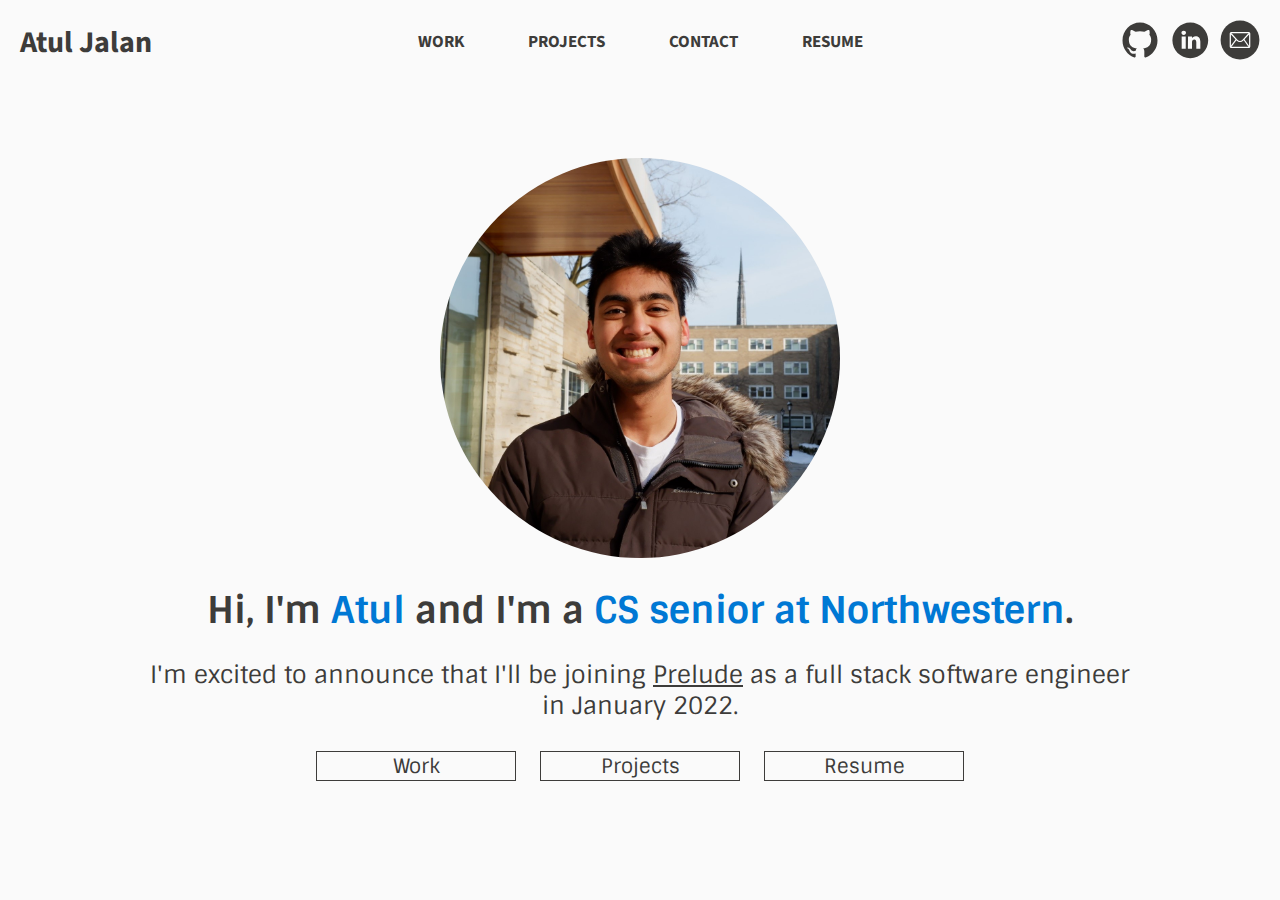
<file: index.html>
<!DOCTYPE HTML>
<html>

    <head>

        <title>Atul Jalan</title> 

        <meta name="viewport" content="width=device-width, initial-scale=1.0">

        <link rel='stylesheet' href='global.css'>
        <link rel='stylesheet' href='./index/index.css'>
        <script type='text/javascript' src='./main.js'></script>

    </head>

    <body onresize="resize()">

        <div class='nav_bar'>

            <div class='nav_bar_element nav_bar_left'>
                <h2><a href='#'>Atul Jalan</a></h2>
            </div>

            <a id='hamburger_icon' href="javascript:void(0);" onclick="show_nav_bar()">
                <img src='./assets/hamburger_icon.svg'></img>
            </a>

            <div id='page_links_mobile' class='page_links_mobile'>
                <h4><a href='./work/work.html'>WORK</a></h4>
                <h4><a href='./projects/projects.html'>PROJECTS</a></h4>
                <h4><a href='./contact/contact.html'>CONTACT</a></h4>
                <h4><a href='./assets/resume.pdf' target='_blank' onclick="show_nav_bar()">RESUME</a></h4>
            </div>

            <div class='nav_bar_element nav_bar_center'>
                <div class='page_links'>
                    <a class='underline_animation' href='./work/work.html'><h4>WORK</h4></a>
                    <a class='underline_animation' href='./projects/projects.html'><h4>PROJECTS</h4></a>
                    <a class='underline_animation' href='./contact/contact.html'><h4>CONTACT</h4></a>
                    <a class='underline_animation' href='./assets/resume.pdf' target='_blank' ><h4>RESUME</h4></a>
                </div>
            </div>

            <div class='nav_bar_element nav_bar_right'>
                <a href='https://github.com/atul-jalan' target='_blank' ><img src='./assets/github_icon.svg'></img></a>
                <a href='https://linkedin.com/in/atul-jalan' target='_blank' ><img src='./assets/linkedin_icon.svg'></img></a>
                <a href='mailto:atuljalan17@gmail.com'><img src='./assets/email_icon.svg'></img></a>
            </div>

        </div>

        <div class='content'>
            <div class='main_content'>
                <img src='./assets/professional.jpg' class='personal_image'>
                <h1>Hi, I'm <span class='accent'>Atul </span> and I'm a <span class='accent'>CS senior at Northwestern</span>.</h1>
                <h2 id='status'>I'm excited to announce that I'll be joining <a class='highlight' href='https://www.prelude.co/' target='_blank' >Prelude</a> as a full stack software engineer in January 2022.</h2> <!-- this text will be replaced in the javascript -->
                <div class='main_content_links'>
                    <button onclick='location.href="./work/work.html"' >Work</button>
                    <button onclick='location.href="./projects/projects.html"' >Projects</button>
                    <button onclick='window.open("./assets/resume.pdf","_blank")' >Resume</button>
                    <button id='contact_button' onclick='location.href="./contact/contact.html"' >Contact</button>
                </div>
            </div>
        </div>

    </body>

</html>
</file>
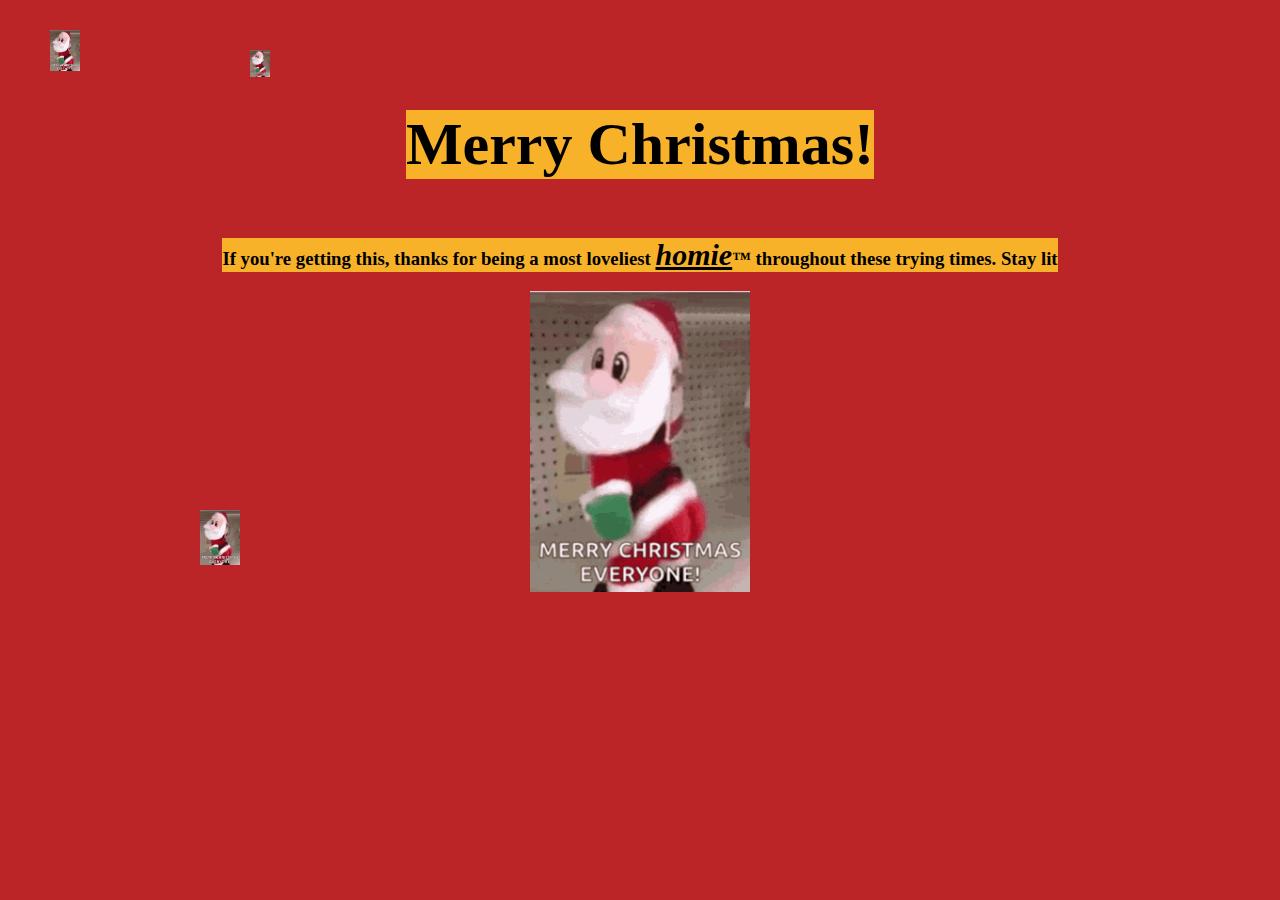
<file: specialsurprise/index.html>
<!DOCTYPE HTML>
<html>

    <head>

        <title>Stay lit!</title> 

        <meta name="viewport" content="width=device-width, initial-scale=1.0">
        <link rel='stylesheet' href='./specialsurprise.css'>

    </head>

    <body onresize="resize()">
      <div class="page_content">
        <h1>Merry Christmas!</h1>
        <h3>If you're getting this, thanks for being a most loveliest <a>homie</a>&#8482; throughout these trying times. Stay lit</h3>
        <img src="../assets/santa.gif" class="main_img" />
      </div>
    </body>

    <img src="../assets/santa.gif" class="abs_one" />
    <img src="../assets/santa.gif" class="abs_two" />
    <img src="../assets/santa.gif" class="abs_three" />

</html>
</file>
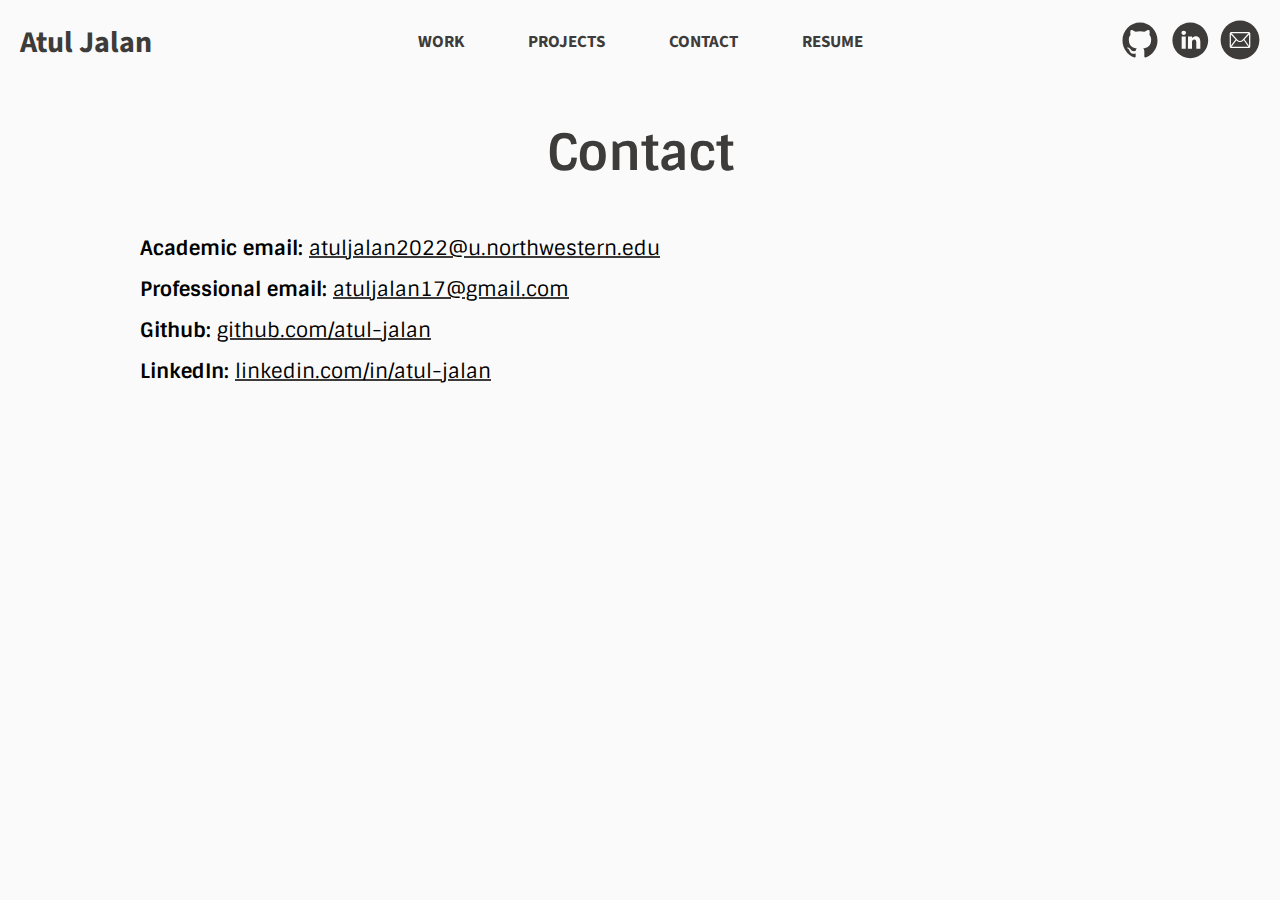
<file: contact/contact.html>
<!DOCTYPE HTML>
<html>

    <head>

        <title>Atul Jalan</title> 

        <meta name="viewport" content="width=device-width, initial-scale=1.0">

        <link rel='stylesheet' href='../global.css'>
        <link rel='stylesheet' href='./contact.css'>
        <script type='text/javascript' src='../main.js'></script>

    </head>

    <body onresize="resize()">

        <div class='nav_bar'>

            <div class='nav_bar_element nav_bar_left'>
                <h2><a href='../index.html'>Atul Jalan</a></h2>
            </div>

            <a id='hamburger_icon' href="javascript:void(0);" onclick="show_nav_bar()">
                <img src='../assets/hamburger_icon.svg'></img>
            </a>

            <div id='page_links_mobile' class='page_links_mobile'>
                <h4><a href='../work/work.html'>WORK</a></h4>
                <h4><a href='../projects/projects.html'>PROJECTS</a></h4>
                <h4><a href='#' onclick="show_nav_bar()">CONTACT</a></h4>
                <h4><a href='../assets/resume.pdf' target='_blank' onclick="show_nav_bar()">RESUME</a></h4>
            </div>

            <div class='nav_bar_element nav_bar_center'>
                <div class='page_links'>
                    <a class='underline_animation' href='../work/work.html'><h4>WORK</h4></a>
                    <a class='underline_animation' href='../projects/projects.html'><h4>PROJECTS</h4></a>
                    <a class='underline_animation' href='#'><h4>CONTACT</h4></a>
                    <a class='underline_animation' href='../assets/resume.pdf' target='_blank' ><h4>RESUME</h4></a>
                </div>
            </div>

            <div class='nav_bar_element nav_bar_right'>
                <a href='https://github.com/atul-jalan' target='_blank' ><img src='../assets/github_icon.svg'></img></a>
                <a href='https://linkedin.com/in/atul-jalan' target='_blank' ><img src='../assets/linkedin_icon.svg'></img></a>
                <a href='mailto:atuljalan17@gmail.com'><img src='../assets/email_icon.svg'></img></a>
            </div>

        </div>

        <div class='page_content'>

            <div class='page_title'>
                <h1>Contact</h1>
            </div>

            <div class='contact_info'>
                <h1>Academic email: <a href='mailto:atuljalan2022@u.northwestern.edu' class='highlight'>atuljalan2022@u.northwestern.edu</a></h1>
                <h1>Professional email: <a href='mailto:atuljalan17@gmail.com' class='highlight'>atuljalan17@gmail.com</a></h1>
                <h1>Github: <a href='https://github.com/atul-jalan' class='highlight'>github.com/atul-jalan</a></h1>
                <h1>LinkedIn: <a href='https://linkedin.com/in/atul-jalan' class='highlight'>linkedin.com/in/atul-jalan</a></h1>
            </div>

        </div>

    </body>

</html>
</file>
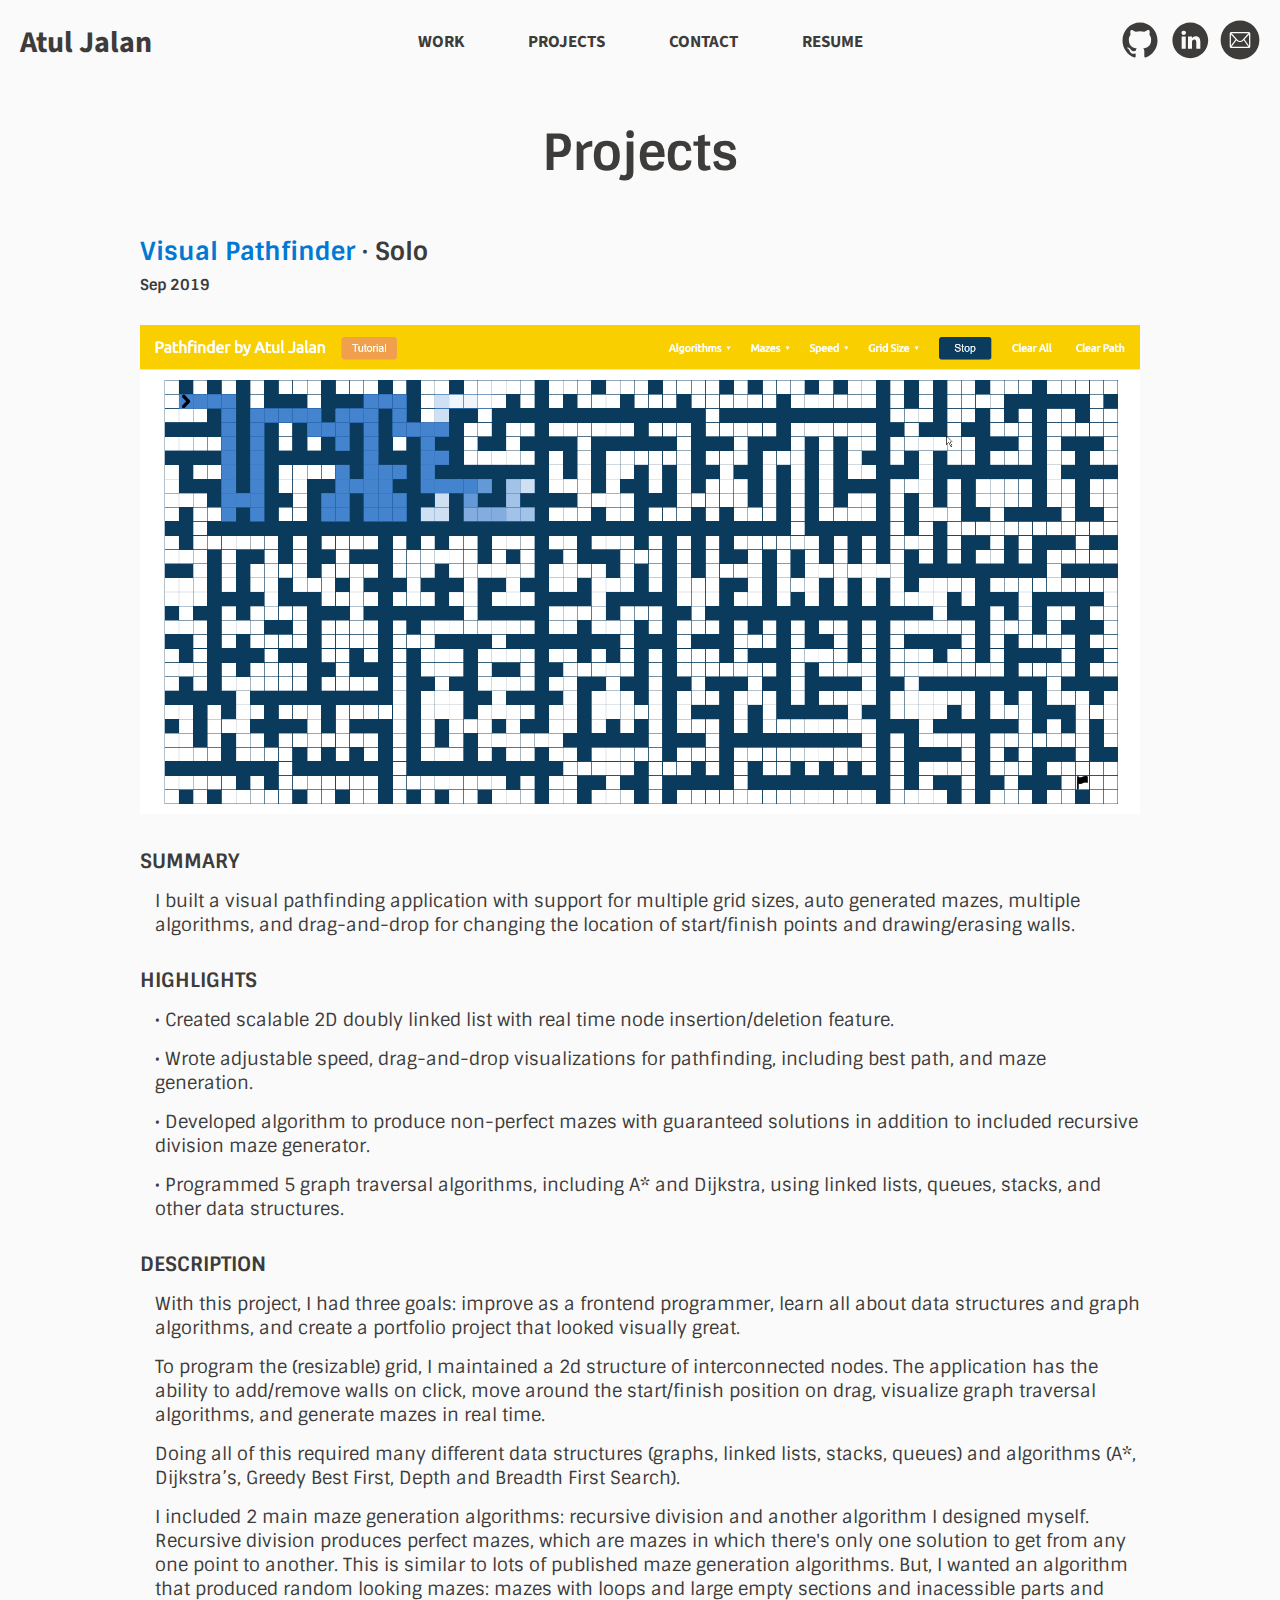
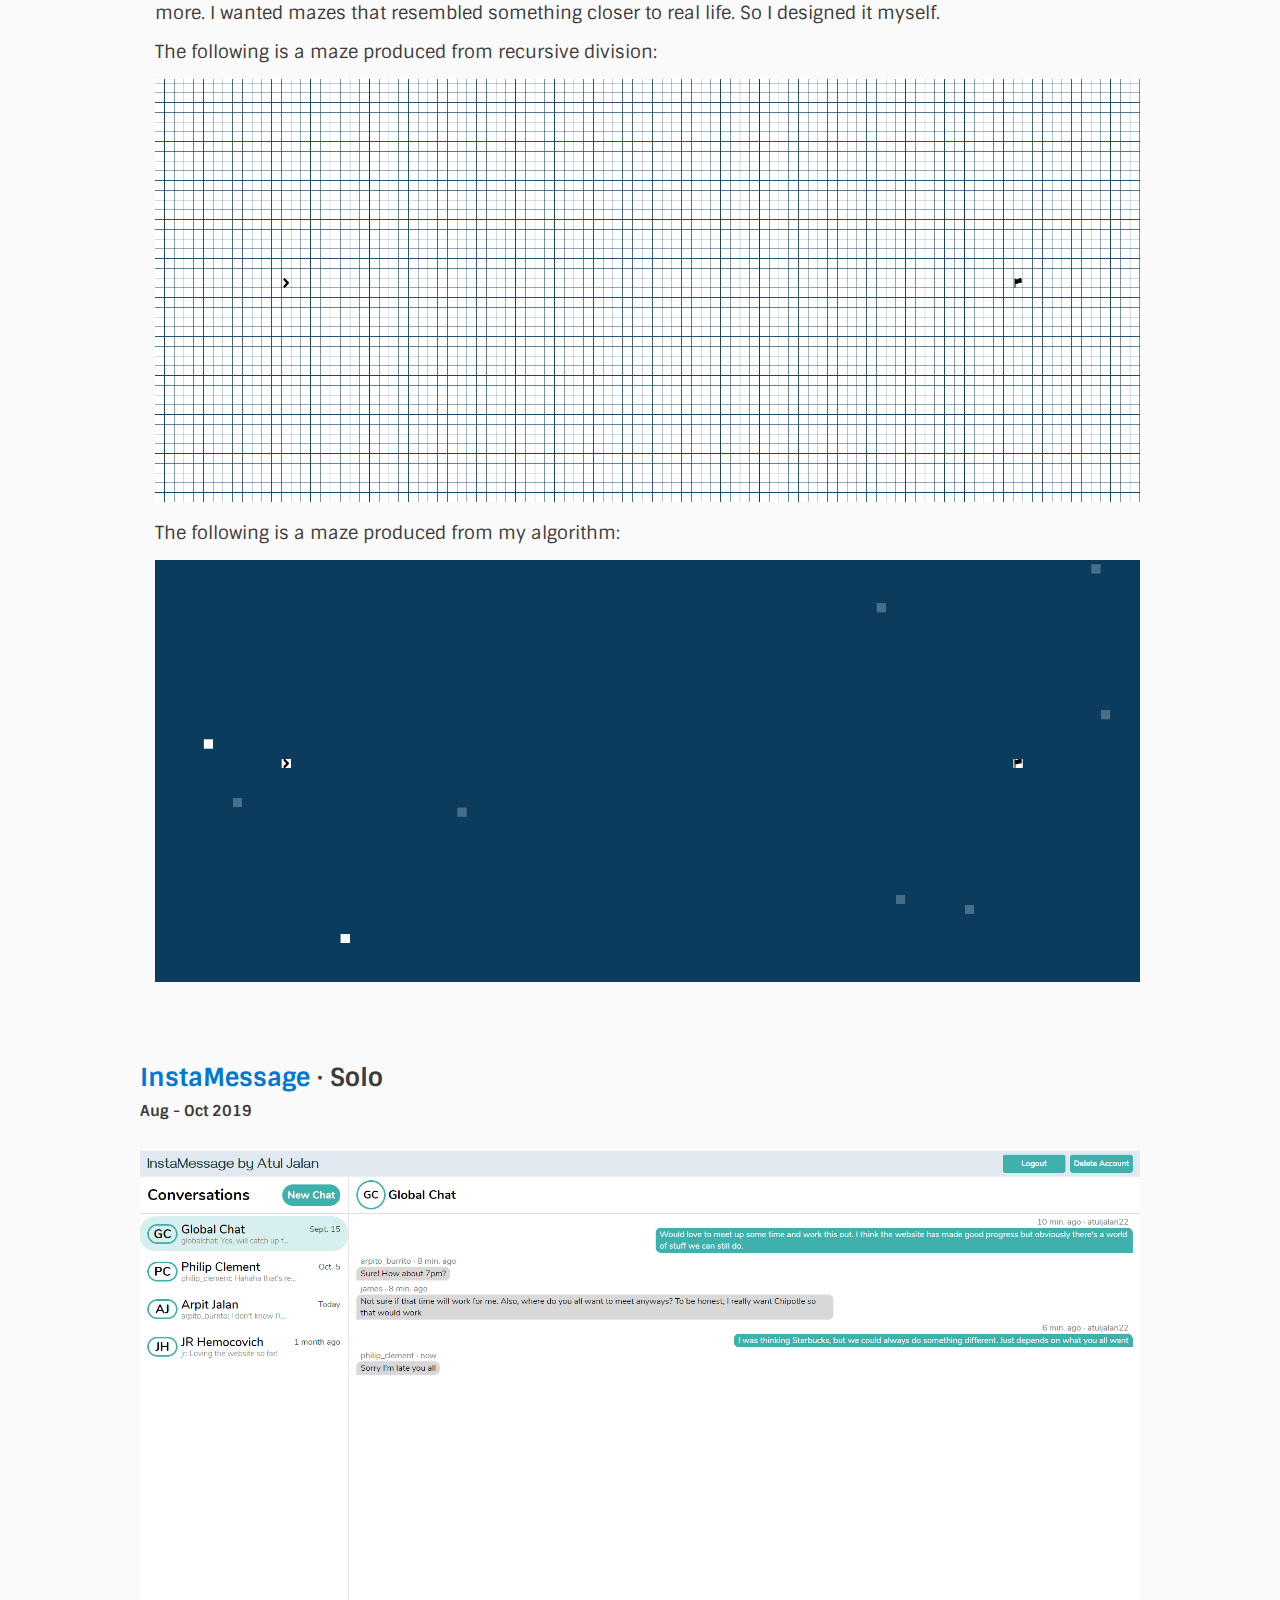
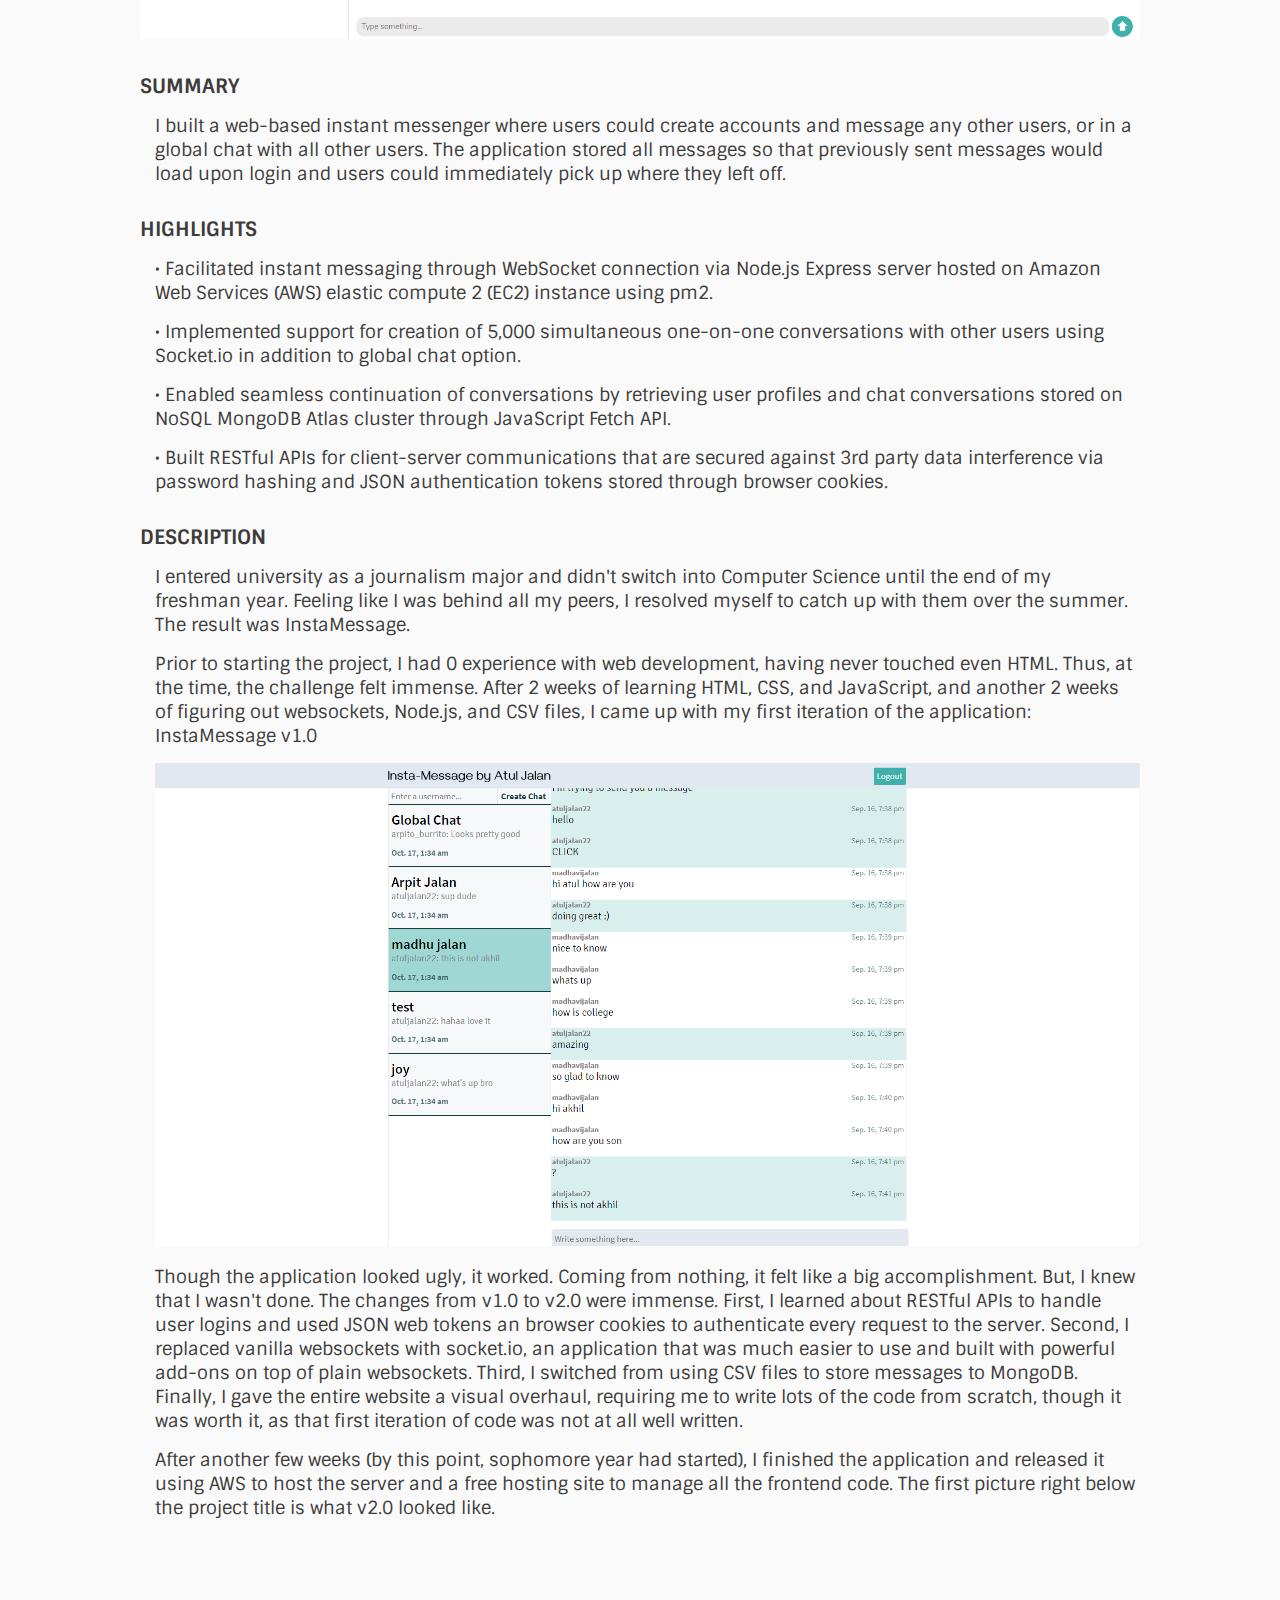
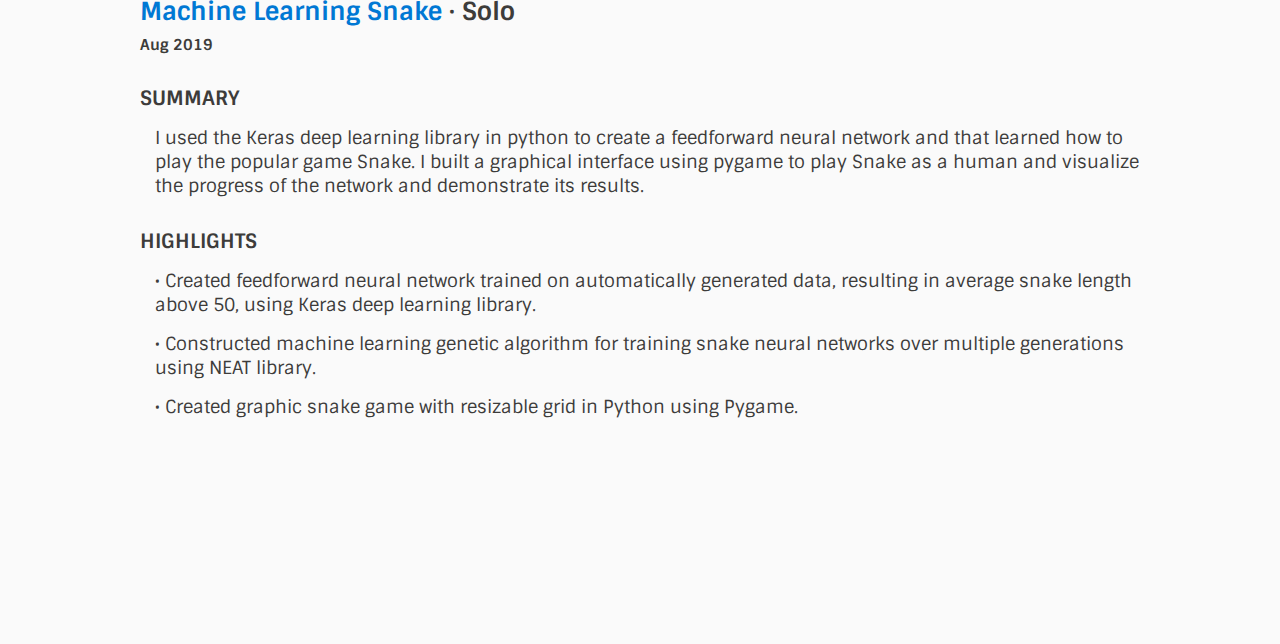
<file: projects/projects.html>
<!DOCTYPE HTML>
<html>

    <head>

        <title>Atul Jalan</title> 

        <meta name="viewport" content="width=device-width, initial-scale=1.0">

        <link rel='stylesheet' href='../global.css'>
        <link rel='stylesheet' href='../experience.css'>
        <script type='text/javascript' src='../main.js'></script>

    </head>

    <body onresize="resize()">

        <div class='nav_bar'>

            <div class='nav_bar_element nav_bar_left'>
                <h2><a href='../index.html'>Atul Jalan</a></h2>
            </div>

            <a id='hamburger_icon' href="javascript:void(0);" onclick="show_nav_bar()">
                <img src='../assets/hamburger_icon.svg'></img>
            </a>

            <div id='page_links_mobile' class='page_links_mobile'>
                <h4><a href='../work/work.html'>WORK</a></h4>
                <h4><a href='#' onclick="show_nav_bar()">PROJECTS</a></h4>
                <h4><a href='../contact/contact.html'>CONTACT</a></h4>
                <h4><a href='../assets/resume.pdf' target='_blank' onclick="show_nav_bar()">RESUME</a></h4>
            </div>

            <div class='nav_bar_element nav_bar_center'>
                <div class='page_links'>
                    <a class='underline_animation' href='../work/work.html'><h4>WORK</h4></a>
                    <a class='underline_animation' href='#'><h4>PROJECTS</h4></a>
                    <a class='underline_animation' href='../contact/contact.html'><h4>CONTACT</h4></a>
                    <a class='underline_animation' href='../assets/resume.pdf' target='_blank' ><h4>RESUME</h4></a>
                </div>
            </div>

            <div class='nav_bar_element nav_bar_right'>
                <a href='https://github.com/atul-jalan' target='_blank' ><img src='../assets/github_icon.svg'></img></a>
                <a href='https://linkedin.com/in/atul-jalan' target='_blank' ><img src='../assets/linkedin_icon.svg'></img></a>
                <a href='mailto:atuljalan17@gmail.com'><img src='../assets/email_icon.svg'></img></a>
            </div>

        </div>

        <div class='page_content'>

            <div class='page_title'>
                <h1>Projects</h1>
            </div>

            <div class='single_experience'>

                <div class='single_experience_header projects_header'>
                    <div class='single_experience_header_text projects_header_text'>
                        <h3 class='experience_name'><span class='accent'>Visual Pathfinder</span> &#183; Solo</h3>
                        <h3 class='experience_dates'>Sep 2019</h3>
                    </div>
                </div>

                <img src='../assets/visualpathfinder.gif' class='experience_image'></img>
                
                <h2 class='single_experience_subtitle'>SUMMARY</h2>
                <p>I built a visual pathfinding application with support for multiple grid sizes, auto generated mazes, multiple algorithms, and drag-and-drop for changing the location of start/finish points and drawing/erasing walls.</p>
                
                <h2 class='single_experience_subtitle'>HIGHLIGHTS</h2>
                <p>&#8226; Created scalable 2D doubly linked list with real time node insertion/deletion feature.</p>
                <p>&#8226; Wrote adjustable speed, drag-and-drop visualizations for pathfinding, including best path, and maze generation.</p>
                <p>&#8226; Developed algorithm to produce non-perfect mazes with guaranteed solutions in addition to included recursive division maze generator.</p>
                <p>&#8226; Programmed 5 graph traversal algorithms, including A* and Dijkstra, using linked lists, queues, stacks, and other data structures.</p>
                
                <h2 class='single_experience_subtitle'>DESCRIPTION</h2>
                <p>With this project, I had three goals: improve as a frontend programmer, learn all about data structures and graph algorithms, and create a portfolio project that looked visually great.</p>
                <p>To program the (resizable) grid, I maintained a 2d structure of interconnected nodes. The application has the ability to add/remove walls on click, move around the start/finish position on drag, visualize graph traversal algorithms, and generate mazes in real time.</p>
                <p>Doing all of this required many different data structures (graphs, linked lists, stacks, queues) and algorithms (A*, Dijkstra’s, Greedy Best First, Depth and Breadth First Search).</p>
                <p>I included 2 main maze generation algorithms: recursive division and another algorithm I designed myself. Recursive division produces perfect mazes, which are mazes in which there's only one solution to get from any one point to another. This is similar to lots of published maze generation algorithms. But, I wanted an algorithm that produced random looking mazes: mazes with loops and large empty sections and inacessible parts and more. I wanted mazes that resembled something closer to real life. So I designed it myself.</p>
                <p>The following is a maze produced from recursive division:</p>
                <img src='../assets/visualperfect.gif' class='description_image'></img>
                <p>The following is a maze produced from my algorithm:</p>
                <img src='../assets/visualnonperfect.gif' class='description_image'></img>
            
            </div>

            <div class='single_experience'>

                <div class='single_experience_header projects_header'>
                    <div class='single_experience_header_text projects_header_text'>
                        <h3 class='experience_name'><span class='accent'>InstaMessage</span> &#183; Solo</h3>
                        <h3 class='experience_dates'>Aug - Oct 2019</h3>
                    </div>
                </div>

                <img src='../assets/instamessage.png' class='experience_image'></img>
                
                <h2 class='single_experience_subtitle'>SUMMARY</h2>
                <p>I built a web-based instant messenger where users could create accounts and message any other users, or in a global chat with all other users. The application stored all messages so that previously sent messages would load upon login and users could immediately pick up where they left off.</p>
                
                <h2 class='single_experience_subtitle'>HIGHLIGHTS</h2>
                <p>&#8226; Facilitated instant messaging through WebSocket connection via Node.js Express server hosted on Amazon Web Services (AWS) elastic compute 2 (EC2) instance using pm2.</p>
                <p>&#8226; Implemented support for creation of 5,000 simultaneous one-on-one conversations with other users using Socket.io in addition to global chat option.</p>
                <p>&#8226; Enabled seamless continuation of conversations by retrieving user profiles and chat conversations stored on NoSQL MongoDB Atlas cluster through JavaScript Fetch API.</p>
                <p>&#8226; Built RESTful APIs for client-server communications that are secured against 3rd party data interference via password hashing and JSON authentication tokens stored through browser cookies.</p>
                
                <h2 class='single_experience_subtitle'>DESCRIPTION</h2>
                <p>I entered university as a journalism major and didn't switch into Computer Science until the end of my freshman year. Feeling like I was behind all my peers, I resolved myself to catch up with them over the summer. The result was InstaMessage.</p>
                <p>Prior to starting the project, I had 0 experience with web development, having never touched even HTML. Thus, at the time, the challenge felt immense. After 2 weeks of learning HTML, CSS, and JavaScript, and another 2 weeks of figuring out websockets, Node.js, and CSV files, I came up with my first iteration of the application: InstaMessage v1.0</p>
                <img src='../assets/old_instamessage.png' class='description_image'></img>
                <p>Though the application looked ugly, it worked. Coming from nothing, it felt like a big accomplishment. But, I knew that I wasn't done. The changes from v1.0 to v2.0 were immense. First, I learned about RESTful APIs to handle user logins and used JSON web tokens an browser cookies to authenticate every request to the server. Second, I replaced vanilla websockets with socket.io, an application that was much easier to use and built with powerful add-ons on top of plain websockets. Third, I switched from using CSV files to store messages to MongoDB. Finally, I gave the entire website a visual overhaul, requiring me to write lots of the code from scratch, though it was worth it, as that first iteration of code was not at all well written.</p>
                <p>After another few weeks (by this point, sophomore year had started), I finished the application and released it using AWS to host the server and a free hosting site to manage all the frontend code. The first picture right below the project title is what v2.0 looked like.</p>
            
            </div>

            <div class='single_experience'>

                <div class='single_experience_header projects_header'>
                    <div class='single_experience_header_text projects_header_text'>
                        <h3 class='experience_name'><span class='accent'>Machine Learning Snake</span> &#183; Solo</h3>
                        <h3 class='experience_dates'>Aug 2019</h3>
                    </div>
                </div>
                
                <h2 class='single_experience_subtitle'>SUMMARY</h2>
                <p>I used the Keras deep learning library in python to create a feedforward neural network and that learned how to play the popular game Snake. I built a graphical interface using pygame to play Snake as a human and visualize the progress of the network and demonstrate its results.</p>
                
                <h2 class='single_experience_subtitle'>HIGHLIGHTS</h2>
                <p>&#8226; Created feedforward neural network trained on automatically generated data, resulting in average snake length above 50, using Keras deep learning library.</p>
                <p>&#8226; Constructed machine learning genetic algorithm for training snake neural networks over multiple generations using NEAT library.</p>
                <p>&#8226; Created graphic snake game with resizable grid in Python using Pygame.</p>                
                
            </div>

        </div>

    </body>

</html>
</file>
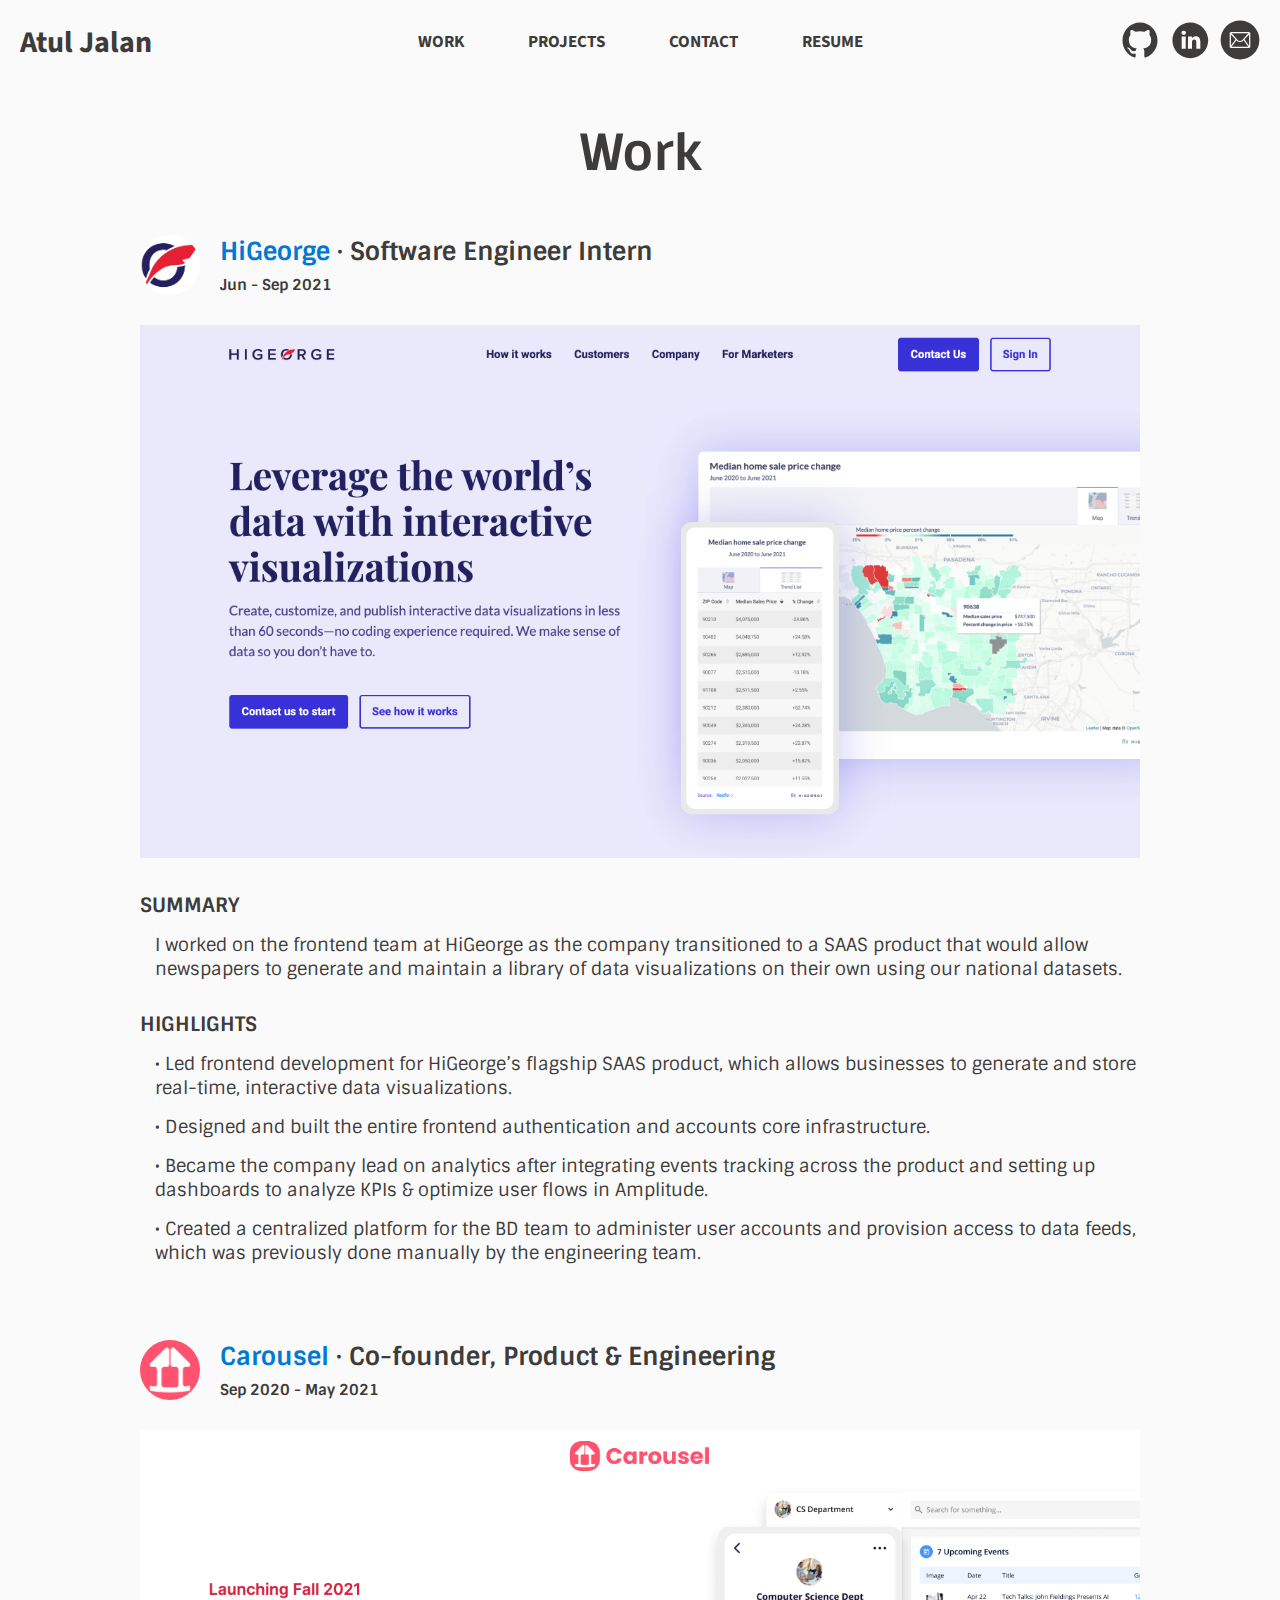
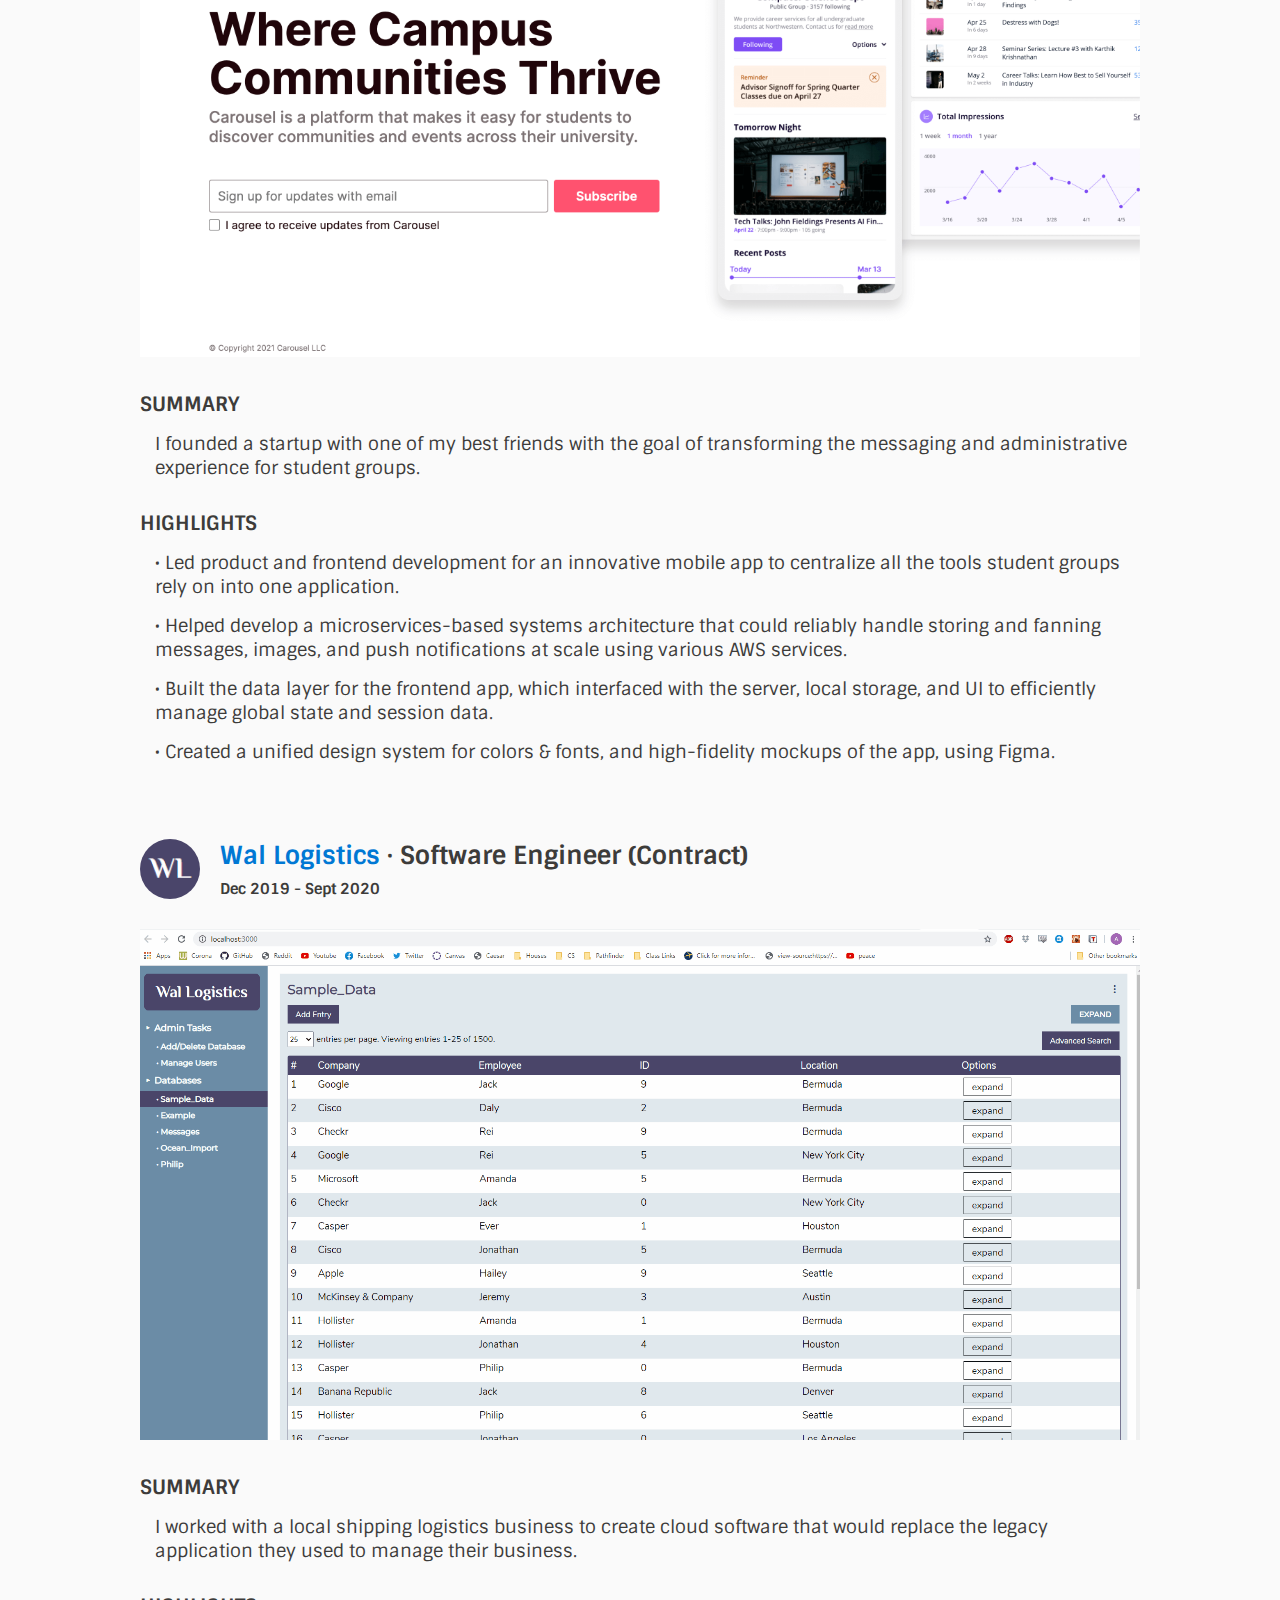
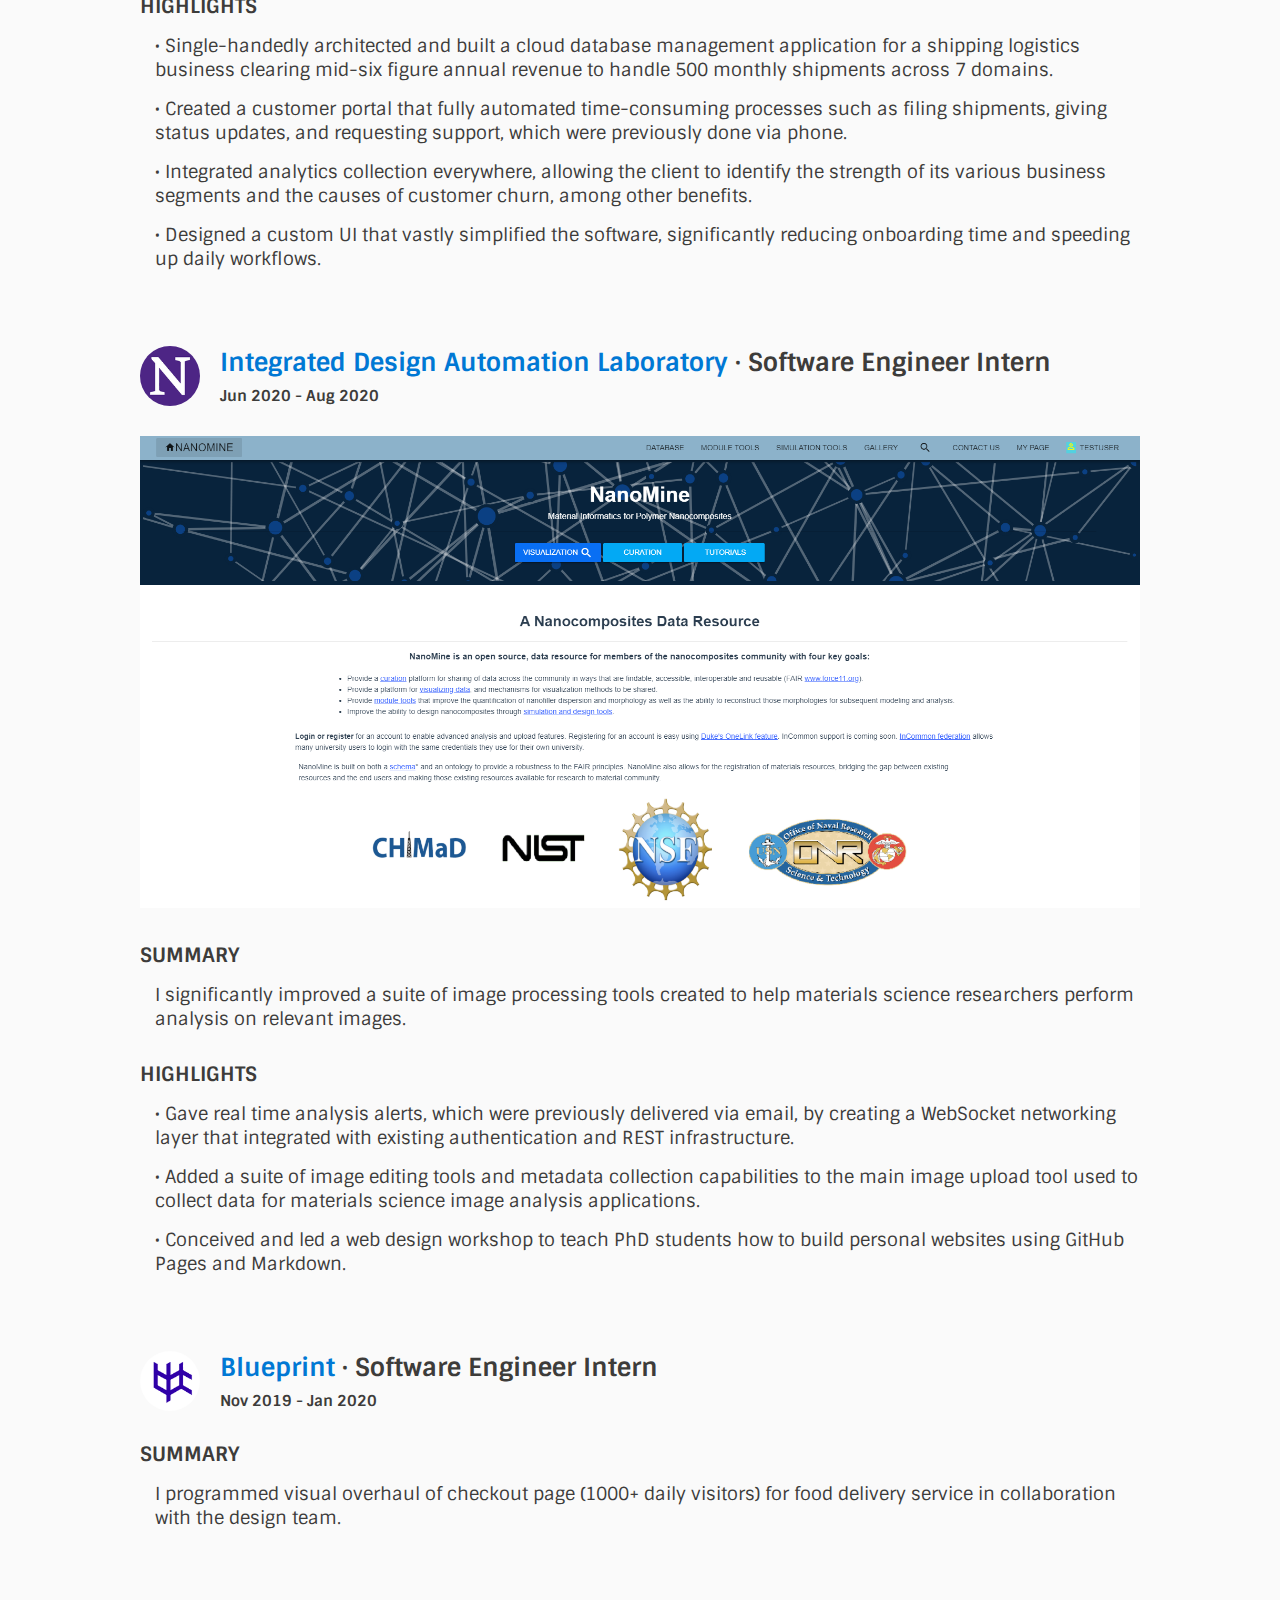
<file: work/work.html>
<!DOCTYPE HTML>
<html>

    <head>

        <title>Atul Jalan</title> 

        <meta name="viewport" content="width=device-width, initial-scale=1.0">

        <link rel='stylesheet' href='../global.css'>
        <link rel='stylesheet' href='../experience.css'>
        <script type='text/javascript' src='../main.js'></script>

    </head>

    <body onresize="resize()" onload='mounted()'>

        <div class='nav_bar'>

            <div class='nav_bar_element nav_bar_left'>
                <h2><a href='../index.html'>Atul Jalan</a></h2>
            </div>

            <a id='hamburger_icon' href="javascript:void(0);" onclick="show_nav_bar()">
                <img src='../assets/hamburger_icon.svg'></img>
            </a>

            <div id='page_links_mobile' class='page_links_mobile'>
                <h4><a href='#' onclick="show_nav_bar()">WORK</a></h4>
                <h4><a href='../projects/projects.html'>PROJECTS</a></h4>
                <h4><a href='../contact/contact.html'>CONTACT</a></h4>
                <h4><a href='../assets/resume.pdf' target='_blank' onclick="show_nav_bar()">RESUME</a></h4>
            </div>

            <div class='nav_bar_element nav_bar_center'>
                <div class='page_links'>
                    <a class='underline_animation' href='#'><h4>WORK</h4></a>
                    <a class='underline_animation' href='../projects/projects.html'><h4>PROJECTS</h4></a>
                    <a class='underline_animation' href='../contact/contact.html'><h4>CONTACT</h4></a>
                    <a class='underline_animation' href='../assets/resume.pdf' target='_blank' ><h4>RESUME</h4></a>
                </div>
            </div>

            <div class='nav_bar_element nav_bar_right'>
                <a href='https://github.com/atul-jalan' target='_blank' ><img src='../assets/github_icon.svg'></img></a>
                <a href='https://linkedin.com/in/atul-jalan' target='_blank' ><img src='../assets/linkedin_icon.svg'></img></a>
                <a href='mailto:atuljalan17@gmail.com'><img src='../assets/email_icon.svg'></img></a>
            </div>

        </div>

        <div class='page_content'>

            <div class='page_title'>
                <h1>Work</h1>
            </div>

            <div class='single_experience'>

                <div class='single_experience_header'>
                    <img src='../assets/higeorge_icon.png'></img>
                    <div class='single_experience_header_text'>
                        <h3 class='experience_name'><span class='accent'>HiGeorge</span> &#183; Software Engineer Intern</h3>
                        <h3 class='experience_dates'>Jun - Sep 2021</h3>
                    </div>
                </div>

                <img src='../assets/higeorge.png' class='experience_image'></img>
                
                <h2 class='single_experience_subtitle'>SUMMARY</h2>
                <p>I worked on the frontend team at HiGeorge as the company transitioned to a SAAS product that would allow newspapers to generate and maintain a library of data visualizations on their own using our national datasets.</p>
                
                <h2 class='single_experience_subtitle'>HIGHLIGHTS</h2>
                <p>&#8226; Led frontend development for HiGeorge’s flagship SAAS product, which allows businesses to generate and store real-time, interactive data visualizations.</p>
                <p>&#8226; Designed and built the entire frontend authentication and accounts core infrastructure.</p>
                <p>&#8226; Became the company lead on analytics after integrating events tracking across the product and setting up dashboards to analyze KPIs & optimize user flows in Amplitude.</p>
                <p>&#8226; Created a centralized platform for the BD team to administer user accounts and provision access to data feeds, which was previously done manually by the engineering team.</p>
            
            </div>

            <div class='single_experience'>

                <div class='single_experience_header'>
                    <img src='../assets/carousel_icon.png'></img>
                    <div class='single_experience_header_text'>
                        <h3 class='experience_name'><span class='accent'>Carousel</span> &#183; Co-founder, Product & Engineering</h3>
                        <h3 class='experience_dates'>Sep 2020 - May 2021</h3>
                    </div>
                </div>

                <img src='../assets/carousel.png' class='experience_image'></img>
                
                <h2 class='single_experience_subtitle'>SUMMARY</h2>
                <p>I founded a startup with one of my best friends with the goal of transforming the messaging and administrative experience for student groups.</p>
                
                <h2 class='single_experience_subtitle'>HIGHLIGHTS</h2>
                <p>&#8226; Led product and frontend development for an innovative mobile app to centralize all the tools student groups rely on into one application.</p>
                <p>&#8226; Helped develop a microservices-based systems architecture that could reliably handle storing and fanning messages, images, and push notifications at scale using various AWS services.</p>
                <p>&#8226; Built the data layer for the frontend app, which interfaced with the server, local storage, and UI to efficiently manage global state and session data.</p>
                <p>&#8226; Created a unified design system for colors & fonts, and high-fidelity mockups of the app, using Figma.</p>
            
            </div>

            <div class='single_experience'>

                <div class='single_experience_header'>
                    <img src='../assets/wal_logistics_icon.png'></img>
                    <div class='single_experience_header_text'>
                        <h3 class='experience_name'><span class='accent'>Wal Logistics</span> &#183; Software Engineer (Contract)</h3>
                        <h3 class='experience_dates'>Dec 2019 - Sept 2020</h3>
                    </div>
                </div>

                <img src='../assets/wal_logistics.gif' class='experience_image'></img>
                
                <h2 class='single_experience_subtitle'>SUMMARY</h2>
                <p>I worked with a local shipping logistics business to create cloud software that would replace the legacy application they used to manage their business.</p>
                
                <h2 class='single_experience_subtitle'>HIGHLIGHTS</h2>
                <p>&#8226; Single-handedly architected and built a cloud database management application for a shipping logistics business clearing mid-six figure annual revenue to handle 500 monthly shipments across 7 domains.</p>
                <p>&#8226; Created a customer portal that fully automated time-consuming processes such as filing shipments, giving status updates, and requesting support, which were previously done via phone.</p>
                <p>&#8226; Integrated analytics collection everywhere, allowing the client to identify the strength of its various business segments and the causes of customer churn, among other benefits.</p>
                <p>&#8226; Designed a custom UI that vastly simplified the software, significantly reducing onboarding time and speeding up daily workflows.</p>
            
            </div>

            <div class='single_experience'>

                <div class='single_experience_header'>
                    <img src='../assets/northwestern_icon.png'></img>
                    <div class='single_experience_header_text'>
                        <h3 class='experience_name'><span class='accent' id='ideal_lab_name'>Integrated Design Automation Laboratory</span> &#183; Software Engineer Intern</h3>
                        <h3 class='experience_dates'>Jun 2020 - Aug 2020</h3>
                    </div>
                </div>

                <img src='../assets/nanomine.png' class='experience_image'></img>
                
                <h2 class='single_experience_subtitle'>SUMMARY</h2>
                <p>I significantly improved a suite of image processing tools created to help materials science researchers perform analysis on relevant images.</p>

                <h2 class='single_experience_subtitle'>HIGHLIGHTS</h2>
                <p>&#8226; Gave real time analysis alerts, which were previously delivered via email, by creating a WebSocket networking layer that integrated with existing authentication and REST infrastructure.</p>
                <p>&#8226; Added a suite of image editing tools and metadata collection capabilities to the main image upload tool used to collect data for materials science image analysis applications.</p>
                <p>&#8226; Conceived and led a web design workshop to teach PhD students how to build personal websites using GitHub Pages and Markdown.</p>
                
            </div>

            <div class='single_experience'>

                <div class='single_experience_header'>
                    <img src='../assets/blueprint_icon.png'></img>
                    <div class='single_experience_header_text'>
                        <h3 class='experience_name'><span class='accent'>Blueprint</span> &#183; Software Engineer Intern</h3>
                        <h3 class='experience_dates'>Nov 2019 - Jan 2020</h3>
                    </div>
                </div>

                <h2 class='single_experience_subtitle'>SUMMARY</h2>
                <p>I programmed visual overhaul of checkout page (1000+ daily visitors) for food delivery service in collaboration with the design team.</p>

            </div>
        </div>

    </body>

</html>
</file>
<file: global.css>
@import url('https://fonts.googleapis.com/css2?family=Sintony:wght@400;700&family=Source+Sans+Pro:wght@700&display=swap');

:root {
    --title-font: 'Source Sans Pro', sans-serif;
    --text-font: 'Sintony', sans-serif;
    
    --text-color: #3d3c3a;
    --text-color-lightened: #9f9e9a;
    --background-color: #fafafa;
    --accent-color: #0078d4;
    --highlight-color: #f7c73f;
}

/* ---- GLOBAL SETTINGS ----- */

body {
    background-color: var(--background-color);
    margin: 0;
    height: 100vh;
}

a {
    text-decoration: none;
    color: inherit;
}

button {
    cursor: pointer;
}

button:focus {
    outline: none;
}

/* ----- TEXT DECORATION ----- */

.accent {
    color: var(--accent-color);
}

.highlight {
    text-decoration: underline;
    text-decoration-color: var(--text-color);
    transition: .3s text-decoration-color;
}

.highlight:hover {
    text-decoration-color: var(--highlight-color);
    transition: text-decoration-color .3s;
}

.grayed {
    color: var(--text-color-lightened)
}

/* ----- PAGE HEADER ----- */

/* GENERAL */
.nav_bar {
    width: 100%;
    height: 80px;

    position: fixed;
    top: 0;
    margin: 0;

    font-family: var(--title-font);
    font-weight: 700;
    
    background-color: var(--background-color)
}
.nav_bar_element {
    float: left;
    height: 100%;
}

/* LOGO / LINK TO HOMEPAGE */
.nav_bar_left {
    width: 25%;
}
.nav_bar_left h2 {
    font-weight: 700;
    font-size: 30px;
    color: var(--text-color);
    margin: 21px 0px 21px 20px;
}

/* NAV PANE */
.nav_bar_center {
    width: 50%;
}
.page_links {
    width: 100%;
    height: 100%;
    display: flex;
    flex-direction: row;
    justify-content: center;
}

.page_links h4 {
    margin: 0;
    font-weight: 700;
    font-size: 17px;
    color: var(--text-color);
}

.page_links a {
    margin: 30px 5%;
}

@media (min-width: 801px) {
    /* UNDERLINE ANIMATION - LEFT TO RIGHT */
    .underline_animation
    {
        position: relative;
    }

    .underline_animation:before {
        content: "";
        position: absolute;
        width: 0;
        height: 2px;
        bottom: 0;
        left: 0;
        background-color: var(--highlight-color);
        visibility: hidden;
        transition: all 0.3s ease-in-out;
    }

    .underline_animation:hover:before {
        visibility: visible;
        width: 100%;
    }
}

/* SOCIAL LINKS */
.nav_bar_right {
    width: calc(25% - 15px);
    display: flex;
    flex-direction: row;
    justify-content: flex-end;
    padding-right: 15px;
}

.nav_bar_right img {
    width: 40px;
    margin: 20px 5px;
    color: var(--text-color);
}

/* ----- PAGE HEADER - MOBILE ----- */

#hamburger_icon {
    float: right;
    height: 32px;
    margin: 24px 20px 24px 0px;
}

#page_links_mobile {
    display: none;
}
.page_links_mobile {
    width: 100%;
    position: fixed;
    margin-top: 80px;
    display: flex;
    flex-direction: column;
    justify-content: center;
    background-color: var(--background-color)
}

.page_links_mobile h4 {
    display: inline-block;
    margin: 0;
    margin-left: 20px;
    margin-right: auto;
    font-weight: 700;
    font-size: 17px;
    margin-bottom: 15px;
    color: var(--text-color);
}

@media (max-width: 800px) {
    .nav_bar_right {
        display: none;
    }
    .nav_bar_left {
        width: 70%;
    }
    .nav_bar_center {
        display: none;
    }
}

@media (min-width: 801px) {
    #hamburger_icon {
        display: none;
    }
    .page_links_mobile {
        display: none;
    }
}

/* ----- MAIN CONTENT (EXCLUDING HOME PAGE) ----- */
.page_content {
    width: 100%;
    display: flex;
    flex-direction: column;
    align-items: center;
    margin: 0 auto 0 auto;
    padding-top: 80px;
    padding-bottom: 200px;
}

.page_title {
    width: 100%;
}

@media (max-width: 480px) {
    .page_title {
        max-width: 90%;
    }
}

.page_title h1 {
    font-family: var(--text-font);
    color: var(--text-color);
    font-size: 50px;
    text-align: center;
    margin: 40px 0 0 0;
}
</file>
<file: index/index.css>
/* ----- BODY ----- */

.content {
  width: 100%;
  height: 100%;
  display: flex;
  flex-direction: column;
  align-items: center;
  justify-content: center;
}

.main_content {
  width: 1000px;
  max-width: 90%;
  text-align: center;
  height: 65%;
}

.personal_image {
  border-radius: 50%;
  width: 400px;
  max-width: 80%;
}

.main_content h1 {
  font-family: var(--text-font);
  font-weight: 700;
  color: var(--text-color);
  font-size: 37px;
}

.main_content h2 {
  font-family: var(--text-font);
  font-weight: 400;
  color: var(--text-color);
}

.main_content_links {
  padding-bottom: 50px;
}

.main_content_links button {
  margin: 10px;
  width: 200px;
  font-family: var(--text-font);
  font-size: 20px;
  background-color: var(--background-color);
  border: 1px solid var(--text-color);
  color: var(--text-color);
}

.main_content_links button:hover,
.main_content_links button:active {
  background-color: var(--text-color);
  color: var(--background-color);
  transition: background-color 0.3s, color 0.3s;
}

@media (min-width: 481px) {
  #contact_button {
    display: none;
  }
}

@media (max-width: 800px) {
  .content {
    justify-content: flex-start;
    margin-top: 105px;
    margin-bottom: 25px;
    height: auto;
  }
}
</file>
<file: specialsurprise/specialsurprise.css>
html {
  margin: 0 auto;
  background-color: #bb2528;
}

body {
  margin: 0 auto;
}

.page_content {
  display: flex;
  flex-direction: column;
  align-items: center;
  justify-content: center;
  padding: 20px;
  margin-top: 50px;
}

h1 {
  font-size: 60px;
  background-color: #f8b229;
  font-weight: 900;
}

h3 {
  background-color: #f8b229;
}

a {
  font-style: italic;
  text-decoration: underline;
  font-size: 30px;
}

.main_img {
  width: 220px;
}

.abs_one {
  width: 30px;
  position: fixed;
  top: 30px;
  left: 50px;
}

.abs_two {
  width: 20px;
  position: fixed;
  top: 50px;
  left: 250px;
}

.abs_three {
  width: 40px;
  position: fixed;
  top: 510px;
  left: 200px;
}
</file>
<file: contact/contact.css>
.contact_info {
    width: 1000px;
    max-width: 90%;
    margin-top: 50px;
}

.contact_info h1 {
    font-family: var(--text-font);
    font-size: 20px;
    margin: 0 0 15px 0;
}

@media (max-width: 480px) {
    .contact_info h1 {
        font-size: 15px;
    }
}

.contact_info a {
    font-weight: 400;
}
</file>
<file: experience.css>
.single_experience {
    width: 1000px;
    max-width: 90%;
    margin-top: 50px;
    margin-bottom: 25px;
}

.single_experience_header {
    width: 100%;
    display: flex;
    flex-direction: row;
    height: 60px;
}

.single_experience_header img {
    max-width: 60px;
    max-height: 60px;
    border-radius: 50%;
}

.single_experience_header_text {
    display: flex;
    flex-direction: column;
    font-family: var(--text-font);
    height: 60px;
    padding-left: 20px;
}

.projects_header_text {
    padding-left: 0px;
}

.experience_name {
    margin: 0;
    font-size: 25px;
    flex: 1;
    color: var(--text-color);
}

.experience_dates {
    margin: 0;
    font-size: 15px;
    color: var(--text-color);
}

@media (max-width: 480px) {
    .projects_header {
        height: 35px;
    }
    .projects_header_text {
        height: 35px;
    }
    .experience_name {
        font-size: 18px;
    }
    .experience_dates {
        font-size: 12px;
    }
}


.experience_image {
    width: 100%;
    margin-top: 30px;
}

.single_experience_subtitle {
    margin: 30px 0 0 0;
    font-family: var(--text-font);
    font-weight: 700;
    font-size: 20px;
    color: var(--text-color);
}

.single_experience p {
    font-family: var(--text-font);
    color: var(--text-color);
    font-size: 18px;
    font-weight: 400;
    margin: 15px 0 0 15px;
}

.description_image {
    margin-left: 15px;
    width: calc(100% - 15px);
    margin-top: 15px;
}
</file>
